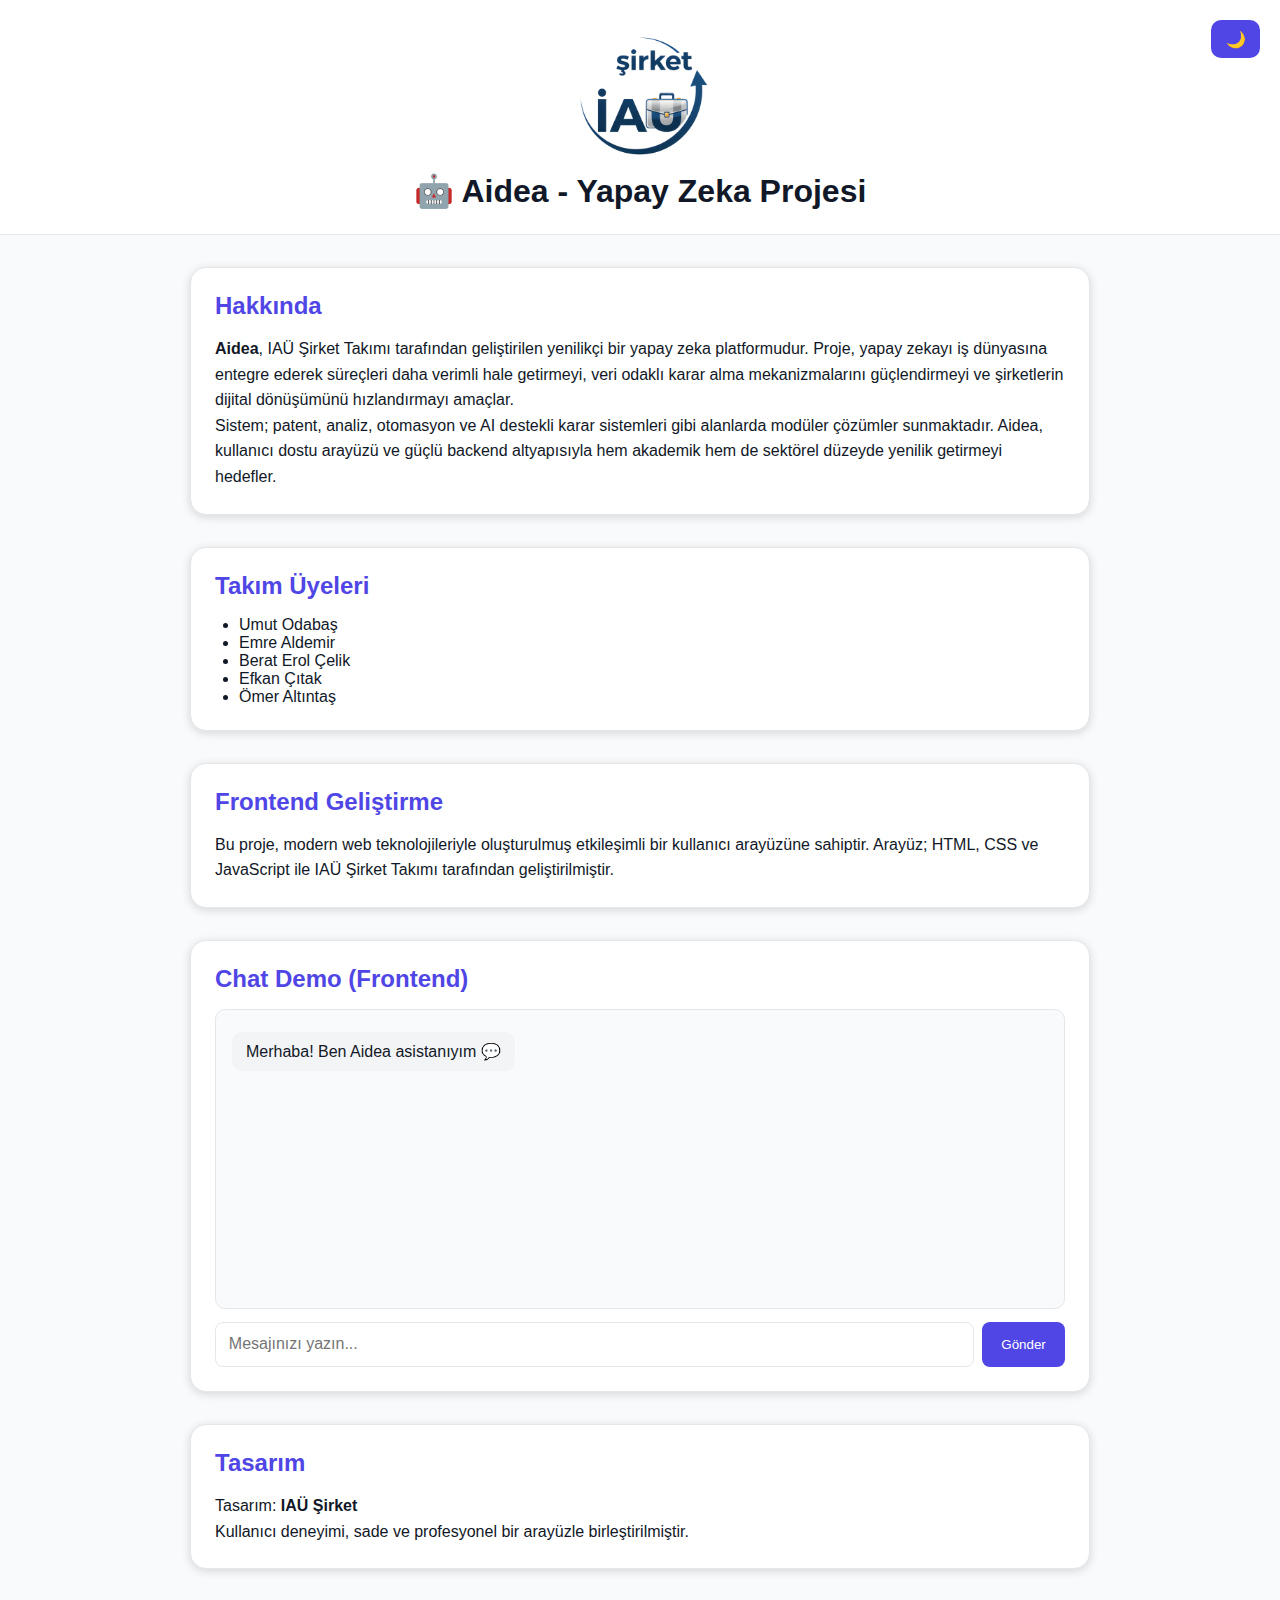
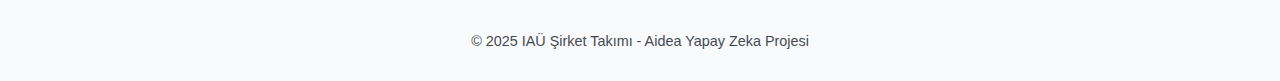
<file: PatentAI/PatentAI_Codiom/frontend/index.html>
<!DOCTYPE html>
<html lang="tr">
<head>
  <meta charset="UTF-8" />
  <meta name="viewport" content="width=device-width, initial-scale=1.0" />
  <title>Aidea - IAÜ Şirket Takımı</title>
  <link rel="stylesheet" href="style.css" />
</head>
<body>
  <header>
    <img src="iaüsirketlogogüncel.jpg" alt="IAÜ Şirket Logosu" class="logo" />
    <h1>🤖 Aidea - Yapay Zeka Projesi</h1>
    <button id="themeToggle" class="theme-btn">🌙</button>
  </header>

  <main>
    <!-- Hakkında -->
    <section class="about card">
      <h2>Hakkında</h2>
      <p>
        <strong>Aidea</strong>, IAÜ Şirket Takımı tarafından geliştirilen yenilikçi bir
        yapay zeka platformudur. Proje, yapay zekayı iş dünyasına entegre ederek 
        süreçleri daha verimli hale getirmeyi, veri odaklı karar alma mekanizmalarını 
        güçlendirmeyi ve şirketlerin dijital dönüşümünü hızlandırmayı amaçlar.
      </p>
      <p>
        Sistem; patent, analiz, otomasyon ve AI destekli karar sistemleri gibi 
        alanlarda modüler çözümler sunmaktadır. Aidea, kullanıcı dostu arayüzü 
        ve güçlü backend altyapısıyla hem akademik hem de sektörel düzeyde yenilik 
        getirmeyi hedefler.
      </p>
    </section>

    <!-- Takım Üyeleri -->
    <section class="team card">
      <h2>Takım Üyeleri</h2>
      <ul>
        <li>Umut Odabaş</li>
        <li>Emre Aldemir</li>
        <li>Berat Erol Çelik</li>
        <li>Efkan Çıtak</li>
        <li>Ömer Altıntaş</li>
      </ul>
    </section>

    <!-- Frontend -->
    <section class="frontend card">
      <h2>Frontend Geliştirme</h2>
      <p>
        Bu proje, modern web teknolojileriyle oluşturulmuş etkileşimli bir kullanıcı arayüzüne sahiptir.
        Arayüz; HTML, CSS ve JavaScript ile IAÜ Şirket Takımı tarafından geliştirilmiştir.
      </p>
    </section>

    <!-- Chat Alanı -->
    <section class="chat card">
      <h2>Chat Demo (Frontend)</h2>
      <div class="chat-container">
        <div class="chat-box" id="chatBox">
          <div class="message bot"><div class="bubble">Merhaba! Ben Aidea asistanıyım 💬</div></div>
        </div>
        <div class="chat-input">
          <input type="text" id="userInput" placeholder="Mesajınızı yazın..." />
          <button id="sendBtn">Gönder</button>
        </div>
      </div>
    </section>

    <!-- Tasarım -->
    <section class="design card">
      <h2>Tasarım</h2>
      <p>
        Tasarım: <strong>IAÜ Şirket</strong><br>
        Kullanıcı deneyimi, sade ve profesyonel bir arayüzle birleştirilmiştir.
      </p>
    </section>
  </main>

  <footer>
    © 2025 IAÜ Şirket Takımı - Aidea Yapay Zeka Projesi
  </footer>

  <script src="script.js"></script>
</body>
</html>
</file>
<file: PatentAI/PatentAI_Codiom/frontend/style.css>
* {
  margin: 0;
  padding: 0;
  box-sizing: border-box;
  transition: background 0.3s, color 0.3s;
}

body {
  font-family: 'Inter', sans-serif;
  background-color: var(--bg);
  color: var(--text);
  display: flex;
  flex-direction: column;
  align-items: center;
}

:root {
  --bg: #f9fafb;
  --text: #111827;
  --card-bg: #ffffff;
  --card-border: #e5e7eb;
  --accent: #4f46e5;
  --bubble-user: #e0e7ff;
  --bubble-bot: #f3f4f6;
}

body.dark {
  --bg: #0f172a;
  --text: #e2e8f0;
  --card-bg: #1e293b;
  --card-border: #334155;
  --accent: #818cf8;
  --bubble-user: #6366f1;
  --bubble-bot: #334155;
}

/* === HEADER === */
header {
  width: 100%;
  background-color: var(--card-bg);
  color: var(--text);
  text-align: center;
  padding: 1.5rem 0;
  border-bottom: 1px solid var(--card-border);
  position: relative;
}

.logo {
  width: 140px;
  display: block;
  margin: 0 auto 0.5rem auto;
}

.theme-btn {
  position: absolute;
  right: 20px;
  top: 20px;
  background: var(--accent);
  border: none;
  color: white;
  padding: 0.6rem 0.9rem;
  border-radius: 10px;
  cursor: pointer;
  font-size: 1rem;
}

.theme-btn:hover {
  opacity: 0.9;
}

/* === ANA ALAN === */
main {
  display: flex;
  flex-direction: column;
  align-items: center;
  max-width: 1000px;
  width: 100%;
  margin: 2rem 0;
  gap: 2rem;
}

/* === KARTLAR === */
.card {
  background: var(--card-bg);
  border-radius: 1rem;
  padding: 1.5rem;
  box-shadow: 0 2px 10px rgba(0,0,0,0.15);
  border: 1px solid var(--card-border);
  width: 90%;
}

.card h2 {
  color: var(--accent);
  margin-bottom: 1rem;
}

.card ul {
  list-style-type: disc;
  padding-left: 1.5rem;
}

.card p {
  line-height: 1.6;
}

/* === CHAT === */
.chat-container {
  display: flex;
  flex-direction: column;
  gap: 0.8rem;
}

.chat-box {
  height: 300px;
  overflow-y: auto;
  background-color: var(--bg);
  border: 1px solid var(--card-border);
  border-radius: 10px;
  padding: 1rem;
  display: flex;
  flex-direction: column;
}

.message {
  display: flex;
  margin: 6px 0;
}

.user {
  justify-content: flex-end;
}

.bot {
  justify-content: flex-start;
}

.bubble {
  padding: 10px 14px;
  border-radius: 10px;
  max-width: 70%;
  word-wrap: break-word;
}

.user .bubble {
  background: var(--bubble-user);
}

.bot .bubble {
  background: var(--bubble-bot);
}

.chat-input {
  display: flex;
  gap: 0.5rem;
}

.chat-input input {
  flex: 1;
  padding: 0.8rem;
  border-radius: 8px;
  border: 1px solid var(--card-border);
  font-size: 1rem;
  background-color: var(--card-bg);
  color: var(--text);
}

.chat-input button {
  background-color: var(--accent);
  color: white;
  border: none;
  border-radius: 8px;
  padding: 0.8rem 1.2rem;
  cursor: pointer;
  font-weight: 500;
}

.chat-input button:hover {
  opacity: 0.9;
}

/* === FOOTER === */
footer {
  margin: 2rem 0;
  color: var(--text);
  font-size: 0.9rem;
  text-align: center;
  opacity: 0.8;
}
</file>
